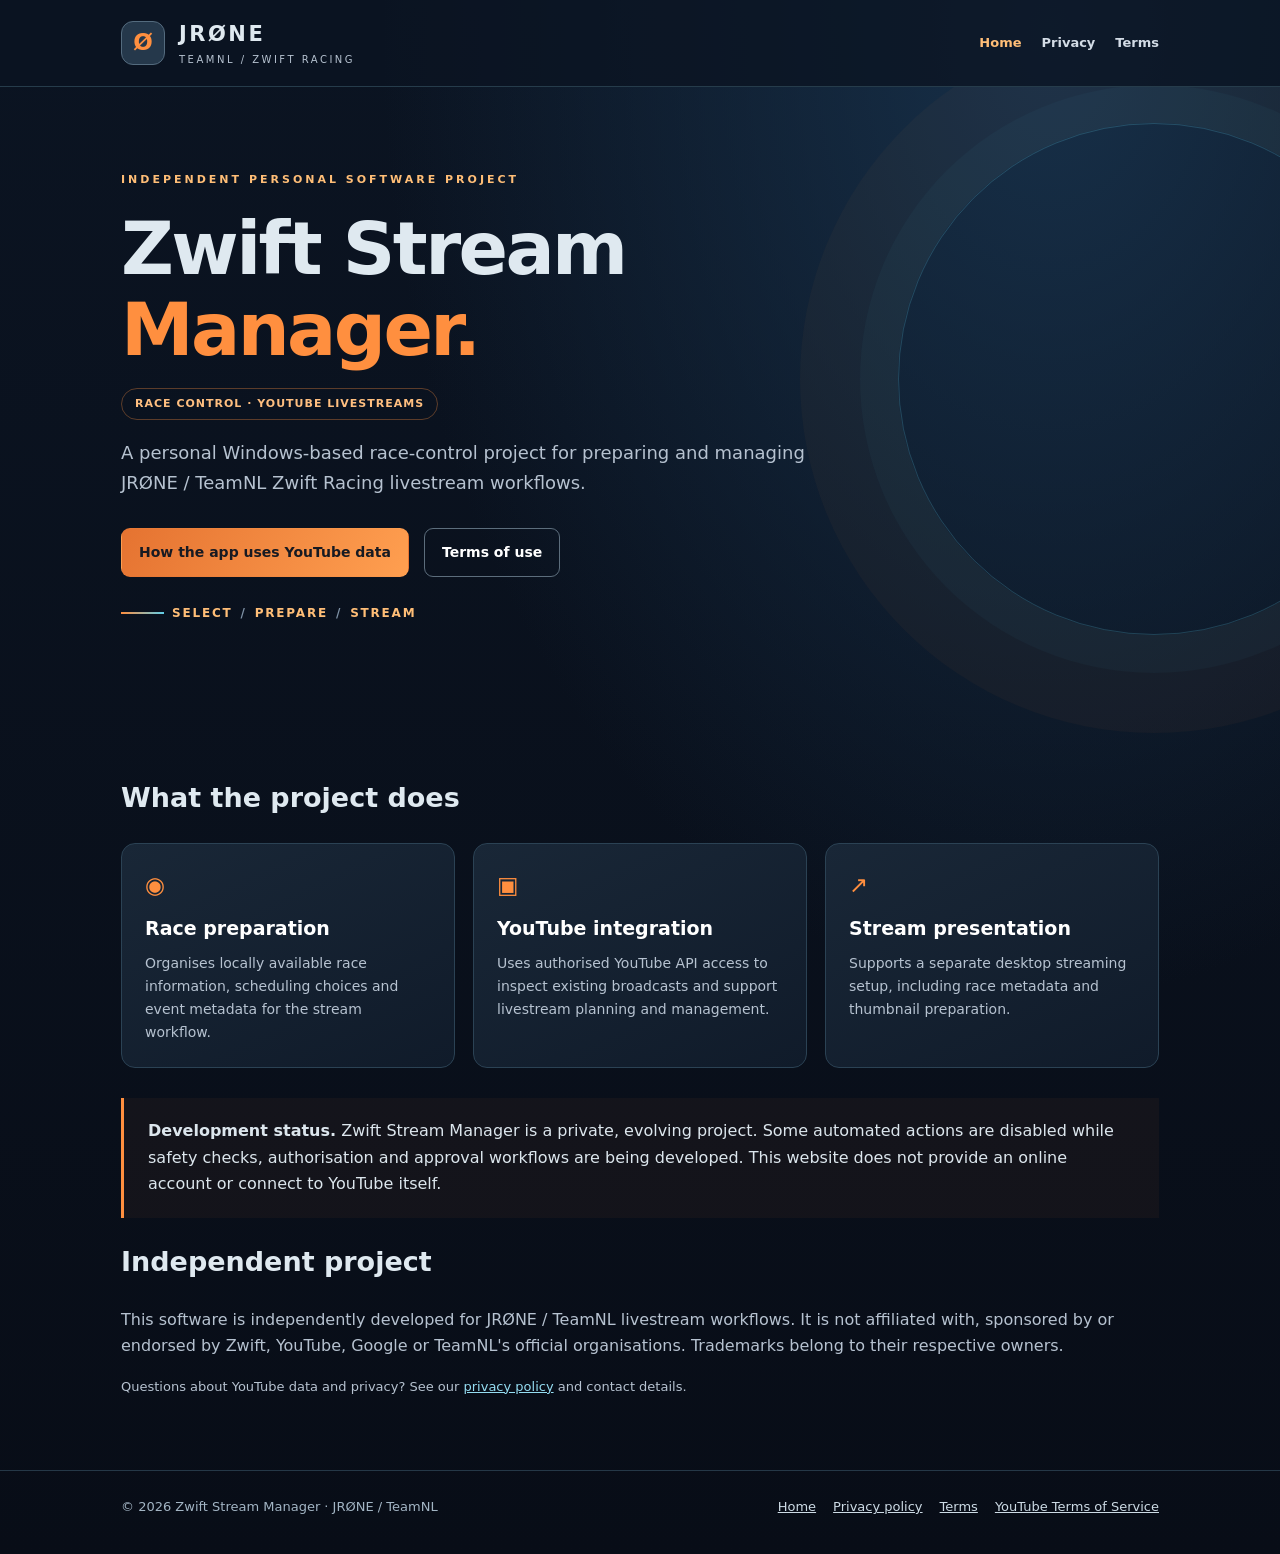
<file: index.html>
<!doctype html>
<html lang="en"><head><meta charset="utf-8"><meta name="viewport" content="width=device-width,initial-scale=1"><meta name="description" content="Zwift Stream Manager is an independent, personal Windows project for managing JRØNE / TeamNL Zwift Racing livestream workflows on YouTube."><meta name="theme-color" content="#0b1422"><title>Zwift Stream Manager | JRØNE / TeamNL</title><link rel="stylesheet" href="styles.css"></head>
<body><header class="header"><div class="wrap head"><a class="brand" href="index.html" aria-label="Zwift Stream Manager homepage"><span class="mark">Ø</span><span><span class="brandname">JRØNE</span><span class="brandline" style="display:block">TEAMNL / ZWIFT RACING</span></span></a><nav aria-label="Main navigation"><a href="index.html" aria-current="page">Home</a><a href="privacy.html">Privacy</a><a href="terms.html">Terms</a></nav></div></header>
<main><section class="hero"><div class="wrap"><span class="eyebrow">Independent personal software project</span><h1><span>Zwift Stream</span><br><em>Manager.</em></h1><span class="pill">Race control · YouTube livestreams</span><p>A personal Windows-based race-control project for preparing and managing JRØNE / TeamNL Zwift Racing livestream workflows.</p><div class="hero-actions"><a class="linkbtn primary" href="privacy.html">How the app uses YouTube data</a><a class="linkbtn" href="terms.html">Terms of use</a></div><div class="route"><i></i>SELECT <span style="color:#7e91a5">/</span> PREPARE <span style="color:#7e91a5">/</span> STREAM</div></div></section>
<section class="section"><div class="wrap"><h2>What the project does</h2><div class="grid"><article class="card"><span class="icon" aria-hidden="true">◉</span><h3>Race preparation</h3><p>Organises locally available race information, scheduling choices and event metadata for the stream workflow.</p></article><article class="card"><span class="icon" aria-hidden="true">▣</span><h3>YouTube integration</h3><p>Uses authorised YouTube API access to inspect existing broadcasts and support livestream planning and management.</p></article><article class="card"><span class="icon" aria-hidden="true">↗</span><h3>Stream presentation</h3><p>Supports a separate desktop streaming setup, including race metadata and thumbnail preparation.</p></article></div><div class="info"><strong>Development status.</strong> Zwift Stream Manager is a private, evolving project. Some automated actions are disabled while safety checks, authorisation and approval workflows are being developed. This website does not provide an online account or connect to YouTube itself.</div><h2>Independent project</h2><p class="muted">This software is independently developed for JRØNE / TeamNL livestream workflows. It is not affiliated with, sponsored by or endorsed by Zwift, YouTube, Google or TeamNL's official organisations. Trademarks belong to their respective owners.</p><p class="small">Questions about YouTube data and privacy? See our <a href="privacy.html">privacy policy</a> and contact details.</p></div></section></main>
<footer class="footer"><div class="wrap footerinner"><span>© 2026 Zwift Stream Manager · JRØNE / TeamNL</span><div class="footnav"><a href="index.html">Home</a><a href="privacy.html">Privacy policy</a><a href="terms.html">Terms</a><a href="https://www.youtube.com/t/terms" rel="noopener noreferrer">YouTube Terms of Service</a></div></div></footer></body></html>
</file>
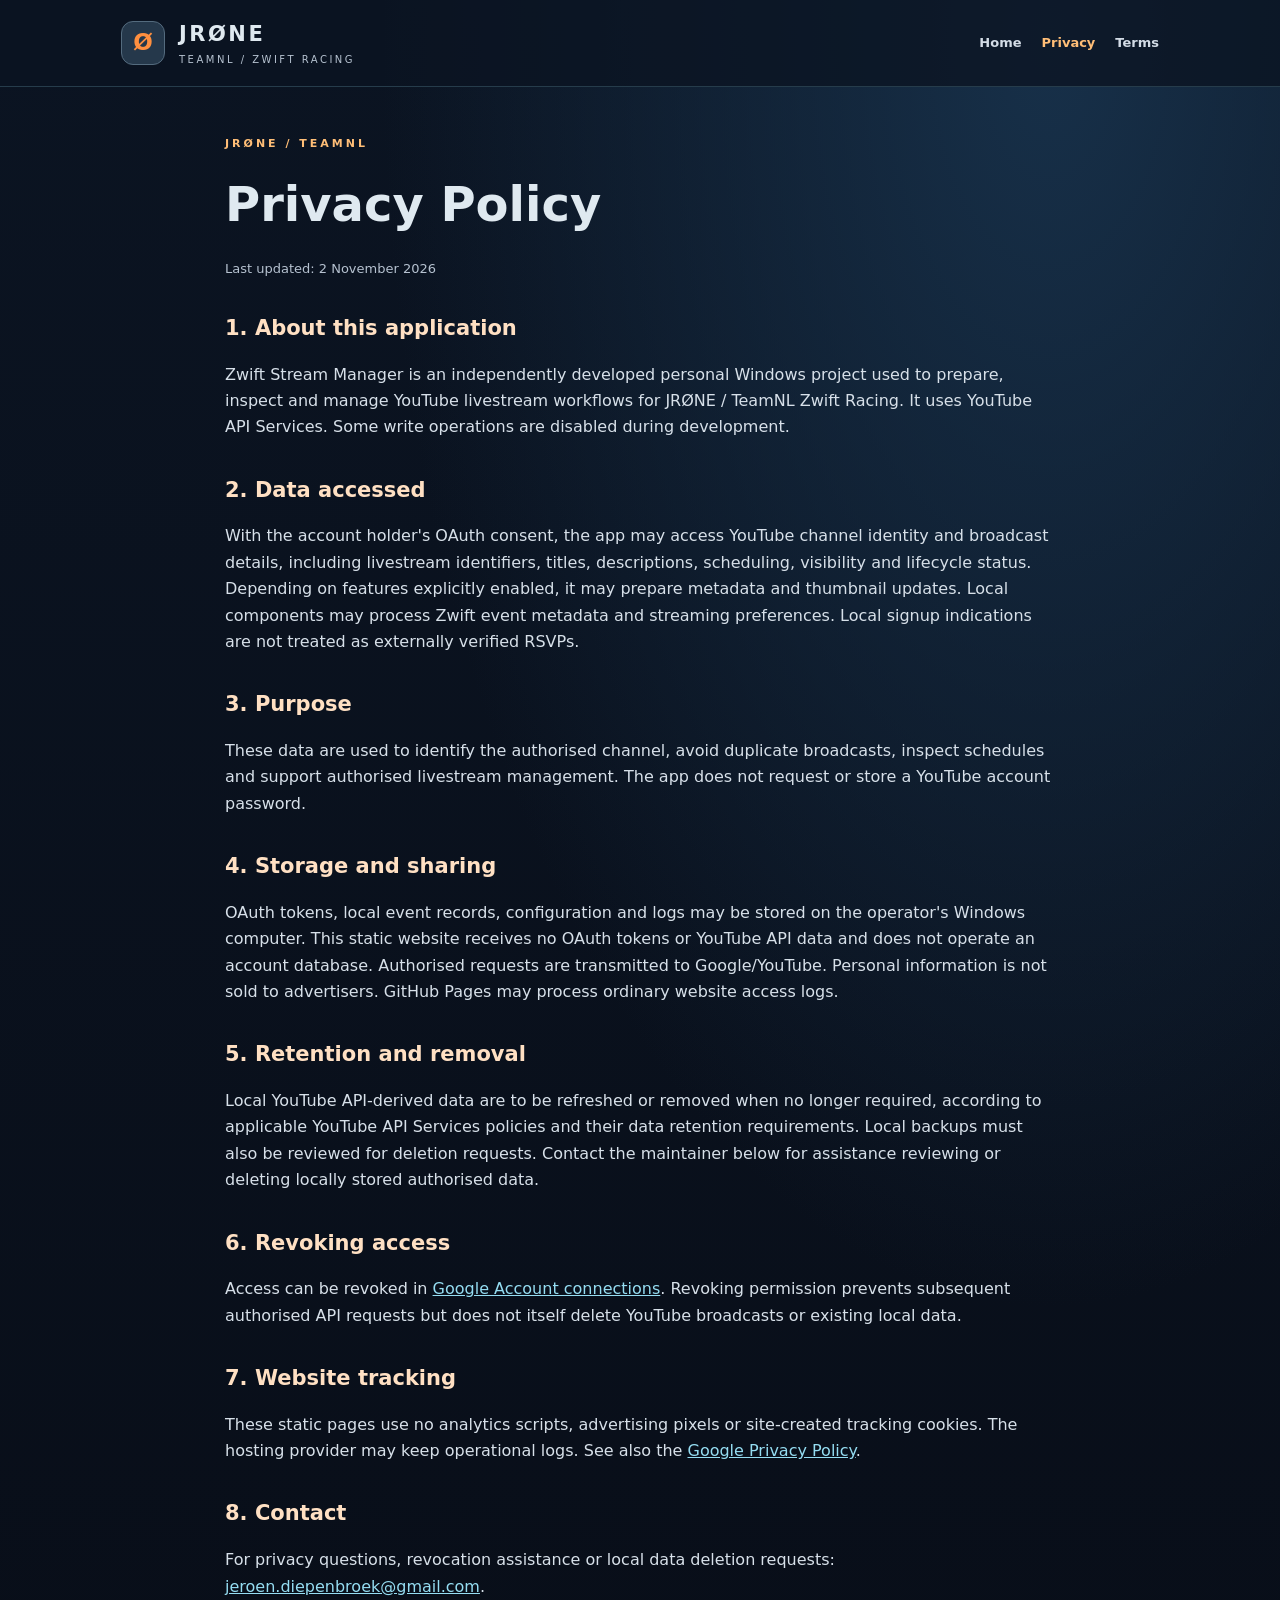
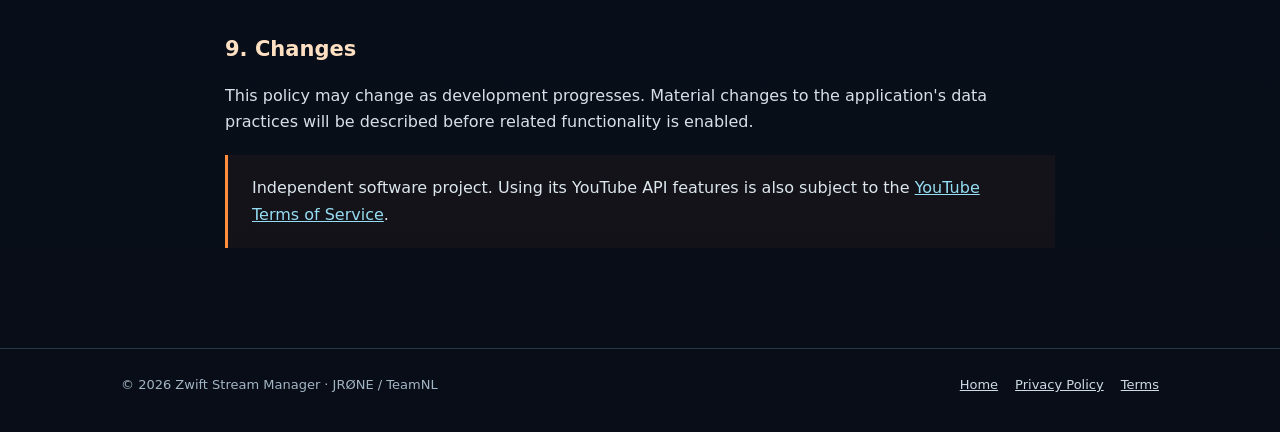
<file: privacy.html>
<!doctype html><html lang="en"><head><meta charset="utf-8"><meta name="viewport" content="width=device-width,initial-scale=1"><meta name="theme-color" content="#0b1422"><title>Privacy Policy | Zwift Stream Manager</title><link rel="stylesheet" href="styles.css"></head><body><header class="header"><div class="wrap head"><a class="brand" href="index.html"><span class="mark">Ø</span><span><span class="brandname">JRØNE</span><span class="brandline" style="display:block">TEAMNL / ZWIFT RACING</span></span></a><nav><a href="index.html">Home</a><a href="privacy.html" aria-current="page">Privacy</a><a href="terms.html">Terms</a></nav></div></header><main class="wrap"><article class="paper"><span class="eyebrow">JRØNE / TeamNL</span><h1>Privacy Policy</h1><p class="updated">Last updated: 2 November 2026</p><h2>1. About this application</h2><p>Zwift Stream Manager is an independently developed personal Windows project used to prepare, inspect and manage YouTube livestream workflows for JRØNE / TeamNL Zwift Racing. It uses YouTube API Services. Some write operations are disabled during development.</p><h2>2. Data accessed</h2><p>With the account holder's OAuth consent, the app may access YouTube channel identity and broadcast details, including livestream identifiers, titles, descriptions, scheduling, visibility and lifecycle status. Depending on features explicitly enabled, it may prepare metadata and thumbnail updates. Local components may process Zwift event metadata and streaming preferences. Local signup indications are not treated as externally verified RSVPs.</p><h2>3. Purpose</h2><p>These data are used to identify the authorised channel, avoid duplicate broadcasts, inspect schedules and support authorised livestream management. The app does not request or store a YouTube account password.</p><h2>4. Storage and sharing</h2><p>OAuth tokens, local event records, configuration and logs may be stored on the operator's Windows computer. This static website receives no OAuth tokens or YouTube API data and does not operate an account database. Authorised requests are transmitted to Google/YouTube. Personal information is not sold to advertisers. GitHub Pages may process ordinary website access logs.</p><h2>5. Retention and removal</h2><p>Local YouTube API-derived data are to be refreshed or removed when no longer required, according to applicable YouTube API Services policies and their data retention requirements. Local backups must also be reviewed for deletion requests. Contact the maintainer below for assistance reviewing or deleting locally stored authorised data.</p><h2>6. Revoking access</h2><p>Access can be revoked in <a href="https://myaccount.google.com/permissions">Google Account connections</a>. Revoking permission prevents subsequent authorised API requests but does not itself delete YouTube broadcasts or existing local data.</p><h2>7. Website tracking</h2><p>These static pages use no analytics scripts, advertising pixels or site-created tracking cookies. The hosting provider may keep operational logs. See also the <a href="https://policies.google.com/privacy">Google Privacy Policy</a>.</p><h2>8. Contact</h2><p>For privacy questions, revocation assistance or local data deletion requests: <a href="mailto:jeroen.diepenbroek@gmail.com">jeroen.diepenbroek@gmail.com</a>.</p><h2>9. Changes</h2><p>This policy may change as development progresses. Material changes to the application's data practices will be described before related functionality is enabled.</p><div class="info">Independent software project. Using its YouTube API features is also subject to the <a href="https://www.youtube.com/t/terms">YouTube Terms of Service</a>.</div></article></main><footer class="footer"><div class="wrap footerinner"><span>© 2026 Zwift Stream Manager · JRØNE / TeamNL</span><div class="footnav"><a href="index.html">Home</a><a href="privacy.html">Privacy Policy</a><a href="terms.html">Terms</a></div></div></footer></body></html>
</file>
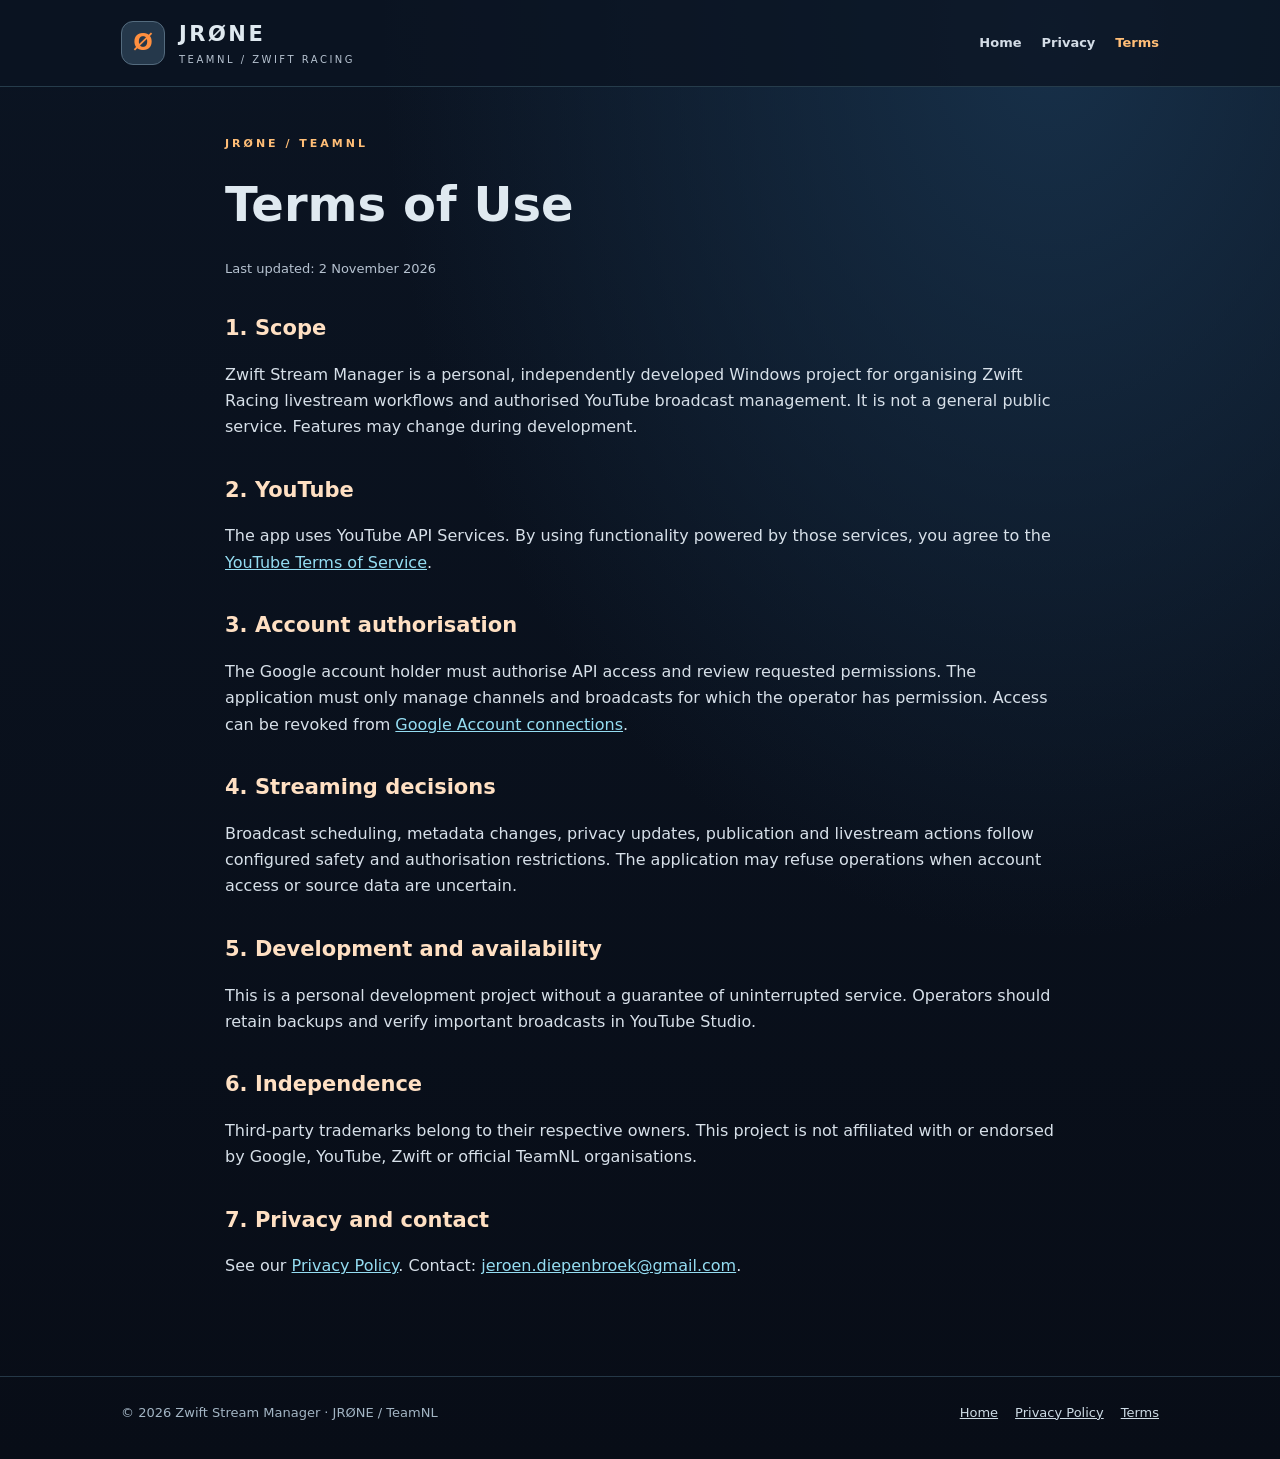
<file: terms.html>
<!doctype html><html lang="en"><head><meta charset="utf-8"><meta name="viewport" content="width=device-width,initial-scale=1"><meta name="theme-color" content="#0b1422"><title>Terms of Use | Zwift Stream Manager</title><link rel="stylesheet" href="styles.css"></head><body><header class="header"><div class="wrap head"><a class="brand" href="index.html"><span class="mark">Ø</span><span><span class="brandname">JRØNE</span><span class="brandline" style="display:block">TEAMNL / ZWIFT RACING</span></span></a><nav><a href="index.html">Home</a><a href="privacy.html">Privacy</a><a href="terms.html" aria-current="page">Terms</a></nav></div></header><main class="wrap"><article class="paper"><span class="eyebrow">JRØNE / TeamNL</span><h1>Terms of Use</h1><p class="updated">Last updated: 2 November 2026</p><h2>1. Scope</h2><p>Zwift Stream Manager is a personal, independently developed Windows project for organising Zwift Racing livestream workflows and authorised YouTube broadcast management. It is not a general public service. Features may change during development.</p><h2>2. YouTube</h2><p>The app uses YouTube API Services. By using functionality powered by those services, you agree to the <a href="https://www.youtube.com/t/terms">YouTube Terms of Service</a>.</p><h2>3. Account authorisation</h2><p>The Google account holder must authorise API access and review requested permissions. The application must only manage channels and broadcasts for which the operator has permission. Access can be revoked from <a href="https://myaccount.google.com/permissions">Google Account connections</a>.</p><h2>4. Streaming decisions</h2><p>Broadcast scheduling, metadata changes, privacy updates, publication and livestream actions follow configured safety and authorisation restrictions. The application may refuse operations when account access or source data are uncertain.</p><h2>5. Development and availability</h2><p>This is a personal development project without a guarantee of uninterrupted service. Operators should retain backups and verify important broadcasts in YouTube Studio.</p><h2>6. Independence</h2><p>Third-party trademarks belong to their respective owners. This project is not affiliated with or endorsed by Google, YouTube, Zwift or official TeamNL organisations.</p><h2>7. Privacy and contact</h2><p>See our <a href="privacy.html">Privacy Policy</a>. Contact: <a href="mailto:jeroen.diepenbroek@gmail.com">jeroen.diepenbroek@gmail.com</a>.</p></article></main><footer class="footer"><div class="wrap footerinner"><span>© 2026 Zwift Stream Manager · JRØNE / TeamNL</span><div class="footnav"><a href="index.html">Home</a><a href="privacy.html">Privacy Policy</a><a href="terms.html">Terms</a></div></div></footer></body></html>
</file>
<file: styles.css>
:root{--bg:#080d17;--surface:#131e2e;--line:#2d4355;--text:#f2f6fa;--muted:#b6c2d0;--orange:#ff8f3f;--silver:#dfe9f0}*{box-sizing:border-box}body{margin:0;background:radial-gradient(ellipse at 82% 2%,#173049 0,transparent 45%),linear-gradient(180deg,#0b1422,#080d17);color:var(--text);font:16px/1.65 system-ui,Segoe UI,Arial,sans-serif}a{color:#95ddf2}a:hover{color:white}.wrap{max-width:1090px;margin:auto;padding:0 26px}.header{border-bottom:1px solid #263c4b;background:#0b1422c7}.head{display:flex;justify-content:space-between;align-items:center;min-height:86px;gap:18px}.brand{display:flex;align-items:center;gap:14px;text-decoration:none;color:var(--silver)}.mark{height:44px;width:44px;display:grid;place-items:center;background:#25384b;border:1px solid #546b7e;border-radius:12px;color:var(--orange);font-weight:900;font-size:23px}.brandname{font-weight:850;letter-spacing:2.5px;font-size:21px}.brandline{font-size:10px;letter-spacing:2.5px;color:var(--muted)}nav{display:flex;flex-wrap:wrap;gap:20px}nav a{text-decoration:none;color:#d3dce6;font-weight:600;font-size:13px}nav a[aria-current=page]{color:#ffbe77}.hero{position:relative;overflow:hidden;padding:78px 0 85px}.hero:before{content:"";position:absolute;right:-130px;top:36px;height:510px;width:510px;border:1px solid #5fcde838;border-radius:50%;box-shadow:0 0 0 38px #5fcde808,0 0 0 98px #ff8f3f09;pointer-events:none}.eyebrow{color:#ffbe77;text-transform:uppercase;font-weight:700;letter-spacing:3px;font-size:11px}.hero h1{font-size:clamp(40px,6vw,73px);line-height:1.1;letter-spacing:-2.6px;max-width:830px;margin:18px 0}.hero h1 span{color:#dfe9f0}.hero h1 em{color:var(--orange);font-style:normal}.hero p{color:var(--muted);font-size:18px;max-width:690px}.pill{display:inline-block;border:1px solid #ff8f3f55;color:#ffbf80;border-radius:40px;padding:6px 13px;letter-spacing:1px;text-transform:uppercase;font-size:11px;font-weight:700}.hero-actions{margin-top:30px;display:flex;gap:15px;flex-wrap:wrap}.linkbtn{border:1px solid #5c6d7c;border-radius:9px;text-decoration:none;padding:12px 17px;color:white;font-weight:700;font-size:14px}.linkbtn.primary{background:linear-gradient(120deg,#e57331,#ff9f50);border-color:transparent;color:#171a22}.grid{display:grid;grid-template-columns:repeat(3,1fr);gap:18px;margin:22px 0 30px}.card{border:1px solid #2b4254;border-radius:14px;background:linear-gradient(155deg,#192737,#101b2a);padding:23px}.card .icon{display:block;color:var(--orange);font-size:23px;margin-bottom:8px}.card h3{margin:0 0 8px;color:white;font-size:19px}.card p{color:var(--muted);margin:0;font-size:14px}.section{padding:18px 0 60px}.section h2{font-size:27px;color:var(--silver)}.small{font-size:13px;color:var(--muted)}.info{margin:20px 0;padding:20px 24px;border-left:3px solid var(--orange);background:#ff8f3f0b;color:#dce6ed}.footer{border-top:1px solid #253847;padding:25px 0 36px;color:#a3b5c4;font-size:13px}.footerinner{display:flex;flex-wrap:wrap;justify-content:space-between;gap:10px}.footnav{display:flex;gap:17px;flex-wrap:wrap}.footnav a{color:#cddbe5}.paper{max-width:830px;margin:auto;padding:42px 0 80px}.paper h1{font-size:clamp(32px,5vw,48px);margin:10px 0;color:var(--silver)}.paper h2{font-size:21px;margin:32px 0 10px;color:#ffe0c3}.paper p{color:#d7e0e9}.paper .updated{color:var(--muted);font-size:13px}.route{display:flex;gap:8px;align-items:center;color:#ffbe77;font-size:12px;letter-spacing:1.8px;text-transform:uppercase;font-weight:750;margin:27px 0}.route i{display:block;width:43px;height:2px;background:linear-gradient(90deg,var(--orange),#5fcde8)}.muted{color:var(--muted)}@media(max-width:800px){.grid{grid-template-columns:1fr}.hero{padding:48px 0}.head{align-items:flex-start;padding:14px 26px;flex-direction:column}nav{gap:13px}}
</file>
